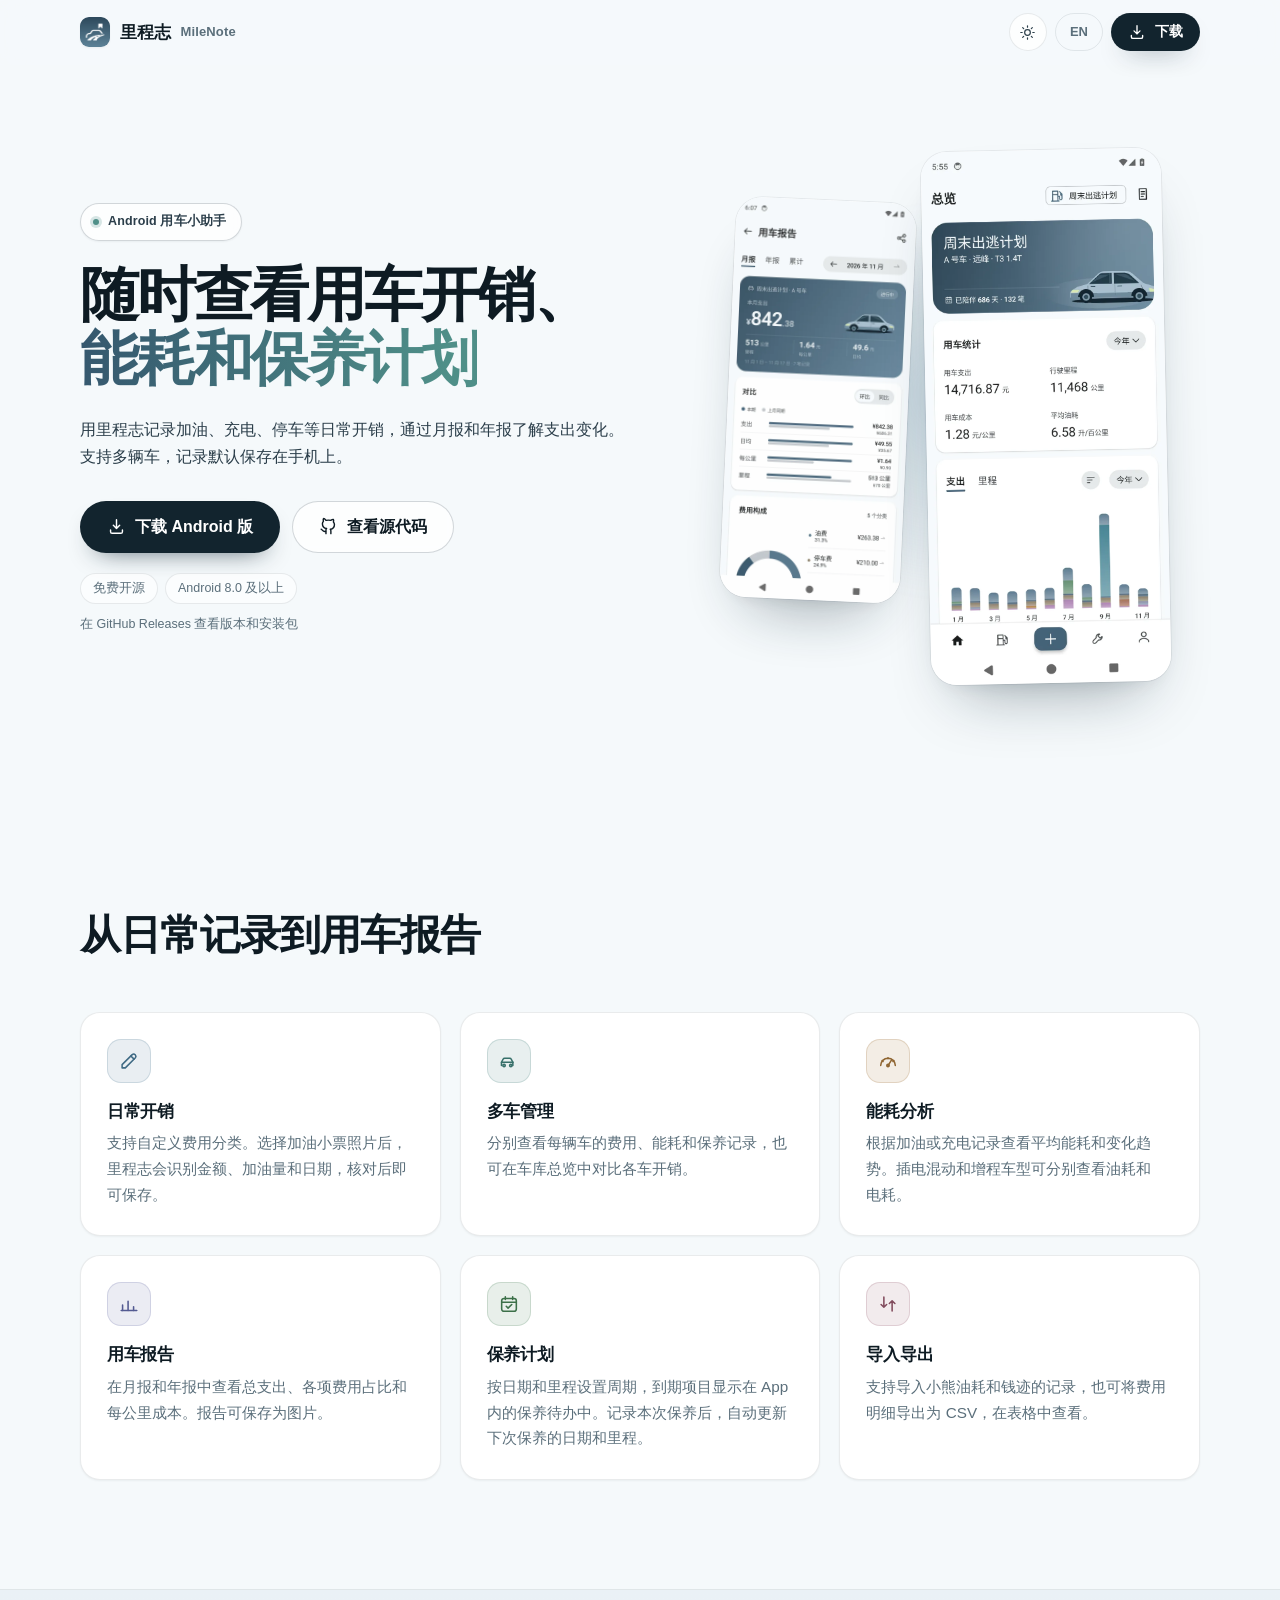
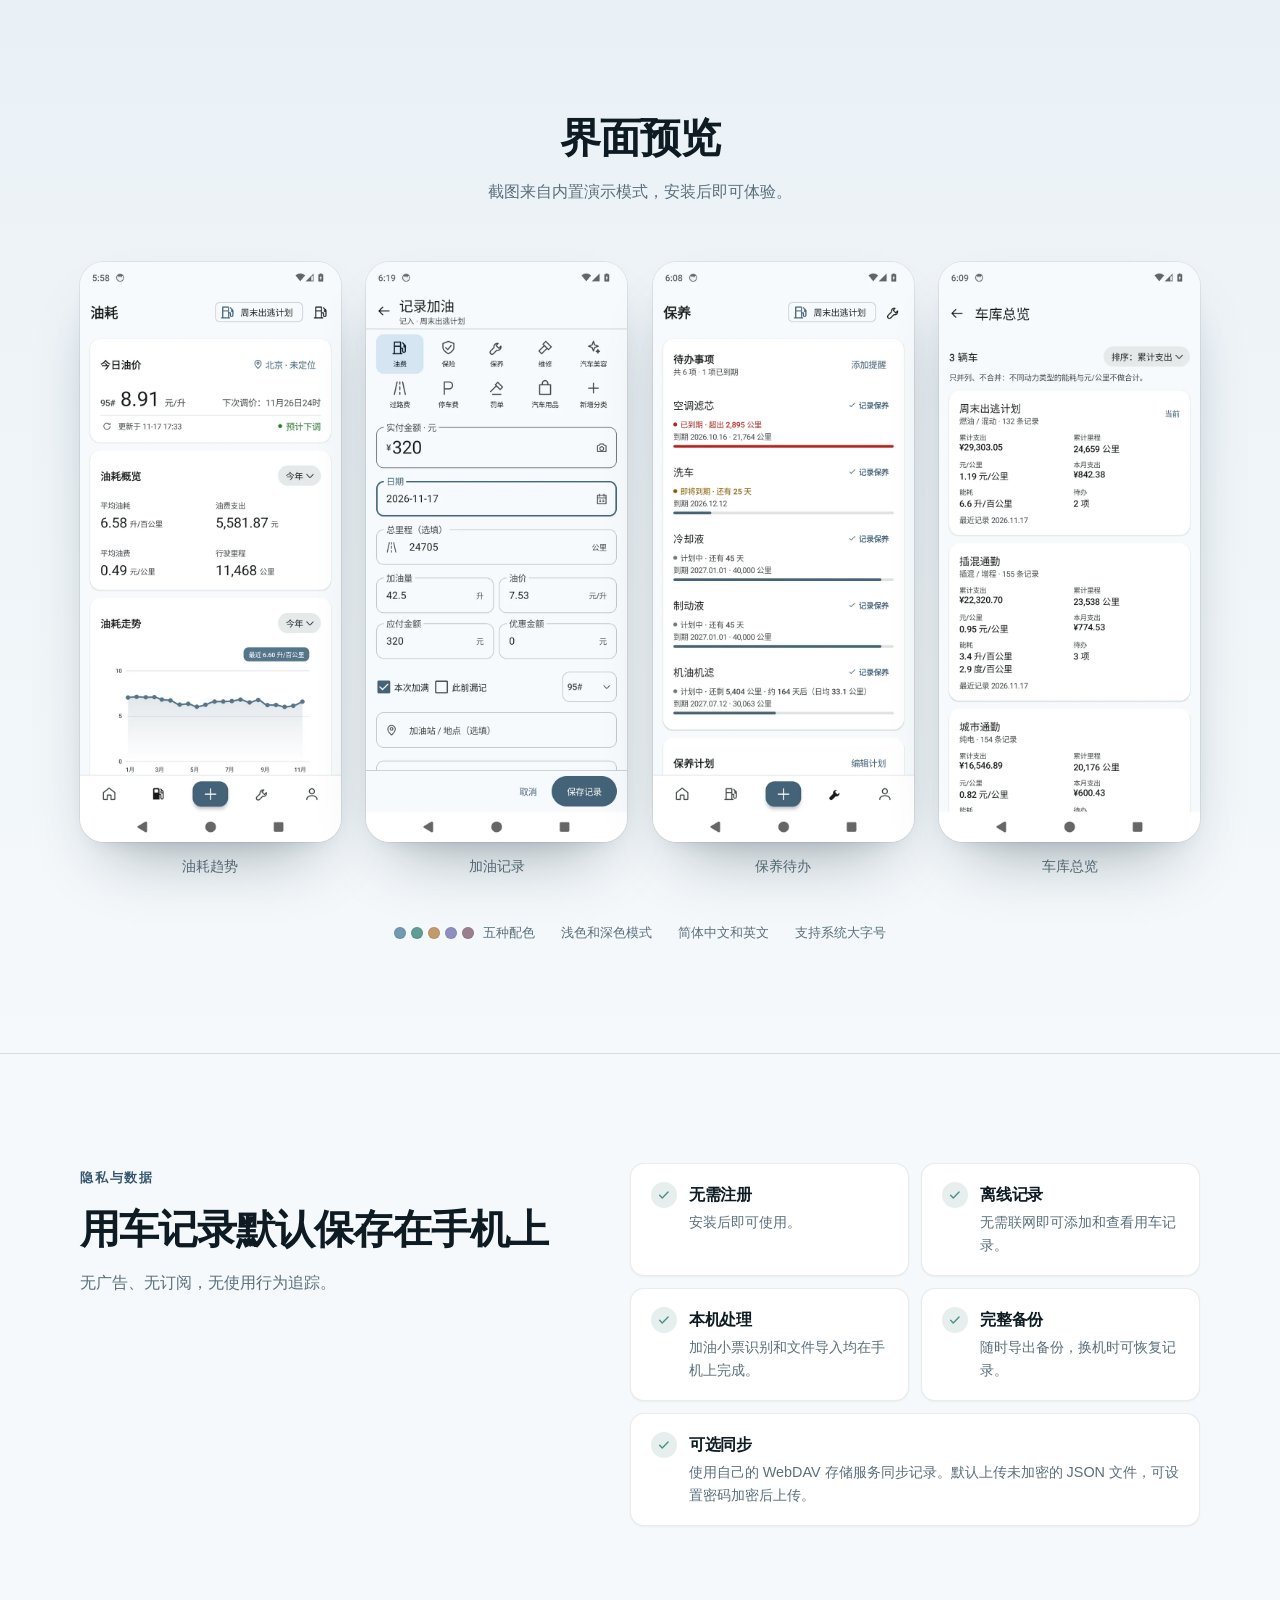
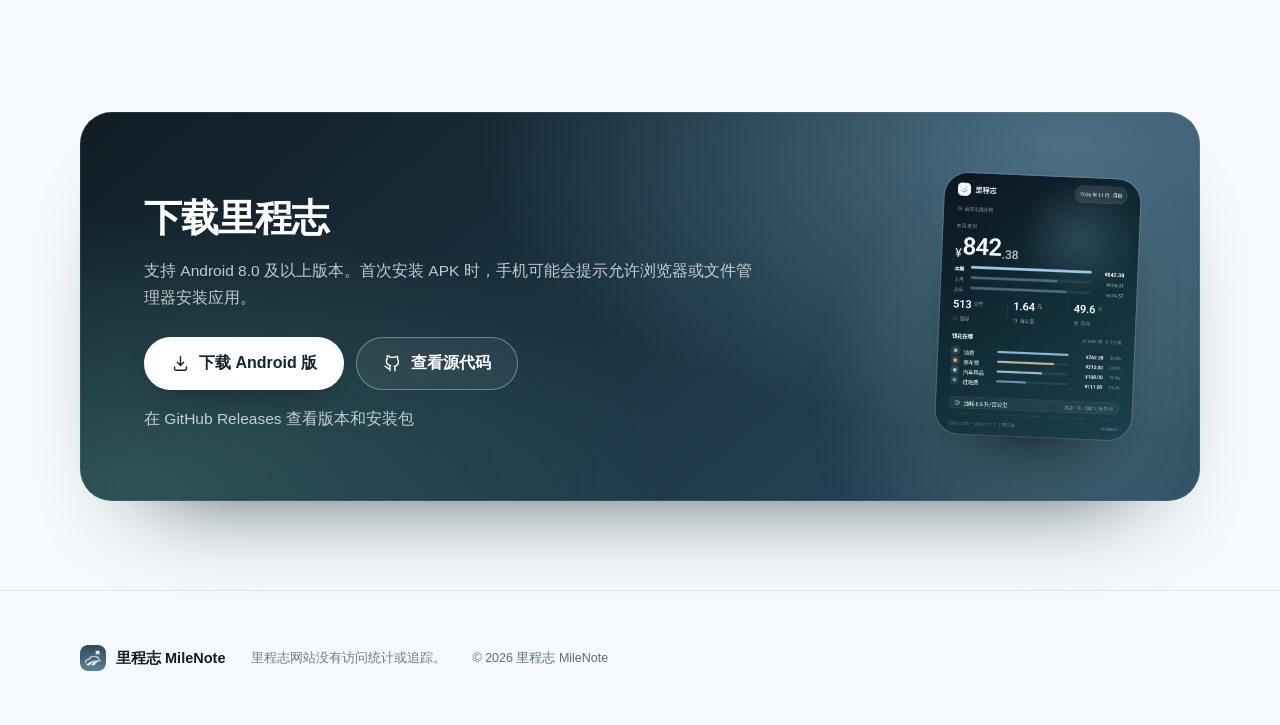
<file: index.html>
<!doctype html>
<html lang="zh-CN">
<head>
  <meta charset="utf-8">
  <meta name="viewport" content="width=device-width, initial-scale=1">
  <title>里程志 MileNote · Android 用车小助手</title>
  <meta name="description" content="里程志支持记录用车开销、查看油耗和电耗、安排保养计划。支持多辆车，无需注册，记录默认保存在手机上。">
  <meta name="keywords" content="里程志,MileNote,用车小助手,车主助手,用车记录,油耗记录,满箱法,保养提醒,私家车费用,用车成本,Android,本地优先">
  <meta name="author" content="MileNote">
  <meta name="robots" content="index,follow">
  <link rel="canonical" href="https://selwiro.github.io/MileNoteAndroid/">
  <link rel="alternate" hreflang="zh-CN" href="https://selwiro.github.io/MileNoteAndroid/">
  <link rel="alternate" hreflang="en" href="https://selwiro.github.io/MileNoteAndroid/en/">
  <link rel="alternate" hreflang="x-default" href="https://selwiro.github.io/MileNoteAndroid/">

  <meta property="og:type" content="website">
  <meta property="og:site_name" content="里程志 MileNote">
  <meta property="og:title" content="里程志 MileNote · Android 用车小助手">
  <meta property="og:description" content="记录用车开销、查看油耗和电耗、安排保养计划。免费开源的 Android 用车小助手。">
  <meta property="og:url" content="https://selwiro.github.io/MileNoteAndroid/">
  <meta property="og:image" content="https://selwiro.github.io/MileNoteAndroid/assets/og.png?v=20261117-copy">
  <meta property="og:image:width" content="1200">
  <meta property="og:image:height" content="630">
  <meta property="og:image:alt" content="里程志 MileNote：Android 用车小助手">
  <meta property="og:locale" content="zh_CN">
  <meta property="og:locale:alternate" content="en_US">
  <meta name="twitter:card" content="summary_large_image">
  <meta name="twitter:title" content="里程志 MileNote · Android 用车小助手">
  <meta name="twitter:description" content="记录用车开销、查看油耗和电耗、安排保养计划。免费开源的 Android 用车小助手。">
  <meta name="twitter:image" content="https://selwiro.github.io/MileNoteAndroid/assets/og.png?v=20261117-copy">
  <meta name="twitter:image:alt" content="里程志 MileNote：Android 用车小助手">

  <meta name="theme-color" content="#f5f9fb" media="(prefers-color-scheme: light)">
  <meta name="theme-color" content="#0b1115" media="(prefers-color-scheme: dark)">

  <script>
    /* 在样式加载前定好主题，避免深色模式闪白 */
    (function () {
      try {
        var stored = localStorage.getItem('milenote-theme');
        var theme = stored === 'dark' || stored === 'light'
          ? stored
          : (window.matchMedia('(prefers-color-scheme: dark)').matches ? 'dark' : 'light');
        document.documentElement.dataset.theme = theme;
        document.documentElement.classList.add('js');
      } catch (e) {
        document.documentElement.dataset.theme = 'light';
      }
    })();
  </script>

  <link rel="icon" href="assets/favicon-32.png" sizes="32x32" type="image/png">
  <link rel="icon" href="assets/favicon-16.png" sizes="16x16" type="image/png">
  <link rel="apple-touch-icon" href="assets/apple-touch-icon.png">
  <link rel="manifest" href="site.webmanifest">
  <link rel="preload" as="image" href="assets/screens/dashboard.webp?v=20261117">
  <link rel="stylesheet" href="assets/style.css?v=20261117b">

  <script type="application/ld+json">
  {
    "@context": "https://schema.org",
    "@type": "SoftwareApplication",
    "name": "里程志 MileNote",
    "alternateName": "MileNote",
    "applicationCategory": "FinanceApplication",
    "operatingSystem": "Android 8.0+",
    "inLanguage": "zh-CN",
    "url": "https://selwiro.github.io/MileNoteAndroid/",
    "offers": { "@type": "Offer", "price": "0", "priceCurrency": "CNY" },
    "description": "里程志支持记录用车开销、查看油耗和电耗、安排保养计划。支持多辆车，无需注册，记录默认保存在手机上。",
    "screenshot": "https://selwiro.github.io/MileNoteAndroid/assets/screens/dashboard.webp"
  }
  </script>
</head>
<body>
  <a class="skip-link" href="#hero">跳到主要内容</a>
  <div class="scroll-progress" aria-hidden="true"><span data-progress></span></div>

  <header class="site-header" id="top">
    <div class="header-inner">
      <a class="brand" href="#hero">
        <img src="assets/img/brand-tile.png" width="30" height="30" alt="">
        <span class="brand-name">里程志</span>
        <span class="brand-latin">MileNote</span>
      </a>
      <div class="header-actions">
        <button class="icon-btn" type="button" data-theme-toggle aria-label="切换浅色或深色模式" aria-pressed="false">
          <svg class="ico-sun" viewBox="0 0 24 24" aria-hidden="true"><circle cx="12" cy="12" r="4"/><path d="M12 2.5v2M12 19.5v2M2.5 12h2M19.5 12h2M5.2 5.2l1.4 1.4M17.4 17.4l1.4 1.4M18.8 5.2l-1.4 1.4M6.6 17.4l-1.4 1.4"/></svg>
          <svg class="ico-moon" viewBox="0 0 24 24" aria-hidden="true"><path d="M20.5 14.6A8.6 8.6 0 0 1 9.4 3.5a8.6 8.6 0 1 0 11.1 11.1Z"/></svg>
        </button>
        <a class="lang-switch" href="en/" hreflang="en" lang="en">EN</a>
        <a class="btn btn-primary btn-sm" href="https://github.com/Selwiro/MileNoteAndroid/releases" data-download>
          <svg class="ico" viewBox="0 0 24 24" aria-hidden="true"><path d="M12 3.5v11m0 0 4-4m-4 4-4-4"/><path d="M4.5 16.5v2a2 2 0 0 0 2 2h11a2 2 0 0 0 2-2v-2"/></svg>
          下载
        </a>
      </div>
    </div>
  </header>

  <main>

    <!-- ============ 首屏 ============ -->
    <section class="hero" id="hero" aria-labelledby="hero-title">
      <div class="hero-bg" aria-hidden="true"></div>
      <div class="wrap hero-grid">
        <div class="hero-copy" data-reveal>
          <span class="pill"><span class="pill-dot" aria-hidden="true"></span>Android 用车小助手</span>
          <h1 id="hero-title">随时查看用车开销、<br><span class="grad">能耗和保养计划</span></h1>
          <p class="lede">用里程志记录加油、充电、停车等日常开销，通过月报和年报了解支出变化。支持多辆车，记录默认保存在手机上。</p>
          <div class="actions">
            <a class="btn btn-primary btn-lg" href="https://github.com/Selwiro/MileNoteAndroid/releases" data-download>
              <svg class="ico" viewBox="0 0 24 24" aria-hidden="true"><path d="M12 3.5v11m0 0 4-4m-4 4-4-4"/><path d="M4.5 16.5v2a2 2 0 0 0 2 2h11a2 2 0 0 0 2-2v-2"/></svg>
              下载 Android 版
            </a>
            <a class="btn btn-ghost btn-lg" href="https://github.com/Selwiro/MileNoteAndroid" target="_blank" rel="noopener">
              <svg class="ico" viewBox="0 0 24 24" aria-hidden="true"><path d="M9 18c-4.5 1.4-4.5-2.2-6.3-2.7M15 21v-3.2a2.8 2.8 0 0 0-.8-2.3c2.7-.3 5.3-1.4 5.3-6a4.7 4.7 0 0 0-1.3-3.2 4.3 4.3 0 0 0-.1-3.3s-1-.3-3.3 1.3a11 11 0 0 0-5.8 0C6.7 1.7 5.7 2 5.7 2a4.3 4.3 0 0 0-.1 3.3A4.7 4.7 0 0 0 4.3 8.5c0 4.6 2.6 5.7 5.3 6a2.8 2.8 0 0 0-.8 2.3V21"/></svg>
              查看源代码
            </a>
          </div>
          <ul class="meta-row">
            <li>免费开源</li>
            <li>Android 8.0 及以上</li>
          </ul>
          <p class="release-line" data-release-version>在 GitHub Releases 查看版本和安装包</p>
        </div>

        <div class="hero-visual" data-reveal style="--i:1">
          <div class="stage">
            <span class="stage-glow" aria-hidden="true"></span>
            <figure class="shot shot-back">
              <img src="assets/screens/report.webp?v=20261117" width="720" height="1600" alt="" aria-hidden="true">
            </figure>
            <figure class="shot shot-main">
              <img src="assets/screens/dashboard.webp?v=20261117" width="720" height="1600" alt="里程志「用车总览」界面：用车统计、支出趋势与平均油耗">
            </figure>
          </div>
        </div>
      </div>
    </section>

    <!-- ============ 功能 ============ -->
    <section class="section" id="features" aria-labelledby="features-title">
      <div class="wrap">
        <header class="section-head" data-reveal>
          <h2 id="features-title">从日常记录到用车报告</h2>
        </header>

        <ul class="bento">
          <li class="card" data-reveal style="--i:0">
            <span class="card-icon"><svg viewBox="0 0 24 24" aria-hidden="true"><path d="M4.5 19.5H8L19 8.5a2.5 2.5 0 0 0-3.5-3.5L4.5 16v3.5Z"/><path d="M14 6.5 17.5 10"/></svg></span>
            <h3>日常开销</h3>
            <p>支持自定义费用分类。选择加油小票照片后，里程志会识别金额、加油量和日期，核对后即可保存。</p>
          </li>
          <li class="card" data-reveal style="--i:1">
            <span class="card-icon"><svg viewBox="0 0 24 24" aria-hidden="true"><path d="M3.8 17v-3.6l1.7-3.3a2 2 0 0 1 1.8-1.1h5.4a2 2 0 0 1 1.8 1.1l1.7 3.3V17"/><path d="M3.8 13.4h12.6"/><circle cx="6.6" cy="17" r="1.3"/><circle cx="14" cy="17" r="1.3"/></svg></span>
            <h3>多车管理</h3>
            <p>分别查看每辆车的费用、能耗和保养记录，也可在车库总览中对比各车开销。</p>
          </li>
          <li class="card" data-reveal style="--i:2">
            <span class="card-icon"><svg viewBox="0 0 24 24" aria-hidden="true"><path d="M4 17a8 8 0 0 1 16 0"/><path d="M12 17l3.6-5.6"/><circle cx="12" cy="17" r="1.3"/><path d="M5.6 11.6l1 .9M12 8.4v1.2M18.4 11.6l-1 .9"/></svg></span>
            <h3>能耗分析</h3>
            <p>根据加油或充电记录查看平均能耗和变化趋势。插电混动和增程车型可分别查看油耗和电耗。</p>
          </li>
          <li class="card" data-reveal style="--i:3">
            <span class="card-icon"><svg viewBox="0 0 24 24" aria-hidden="true"><path d="M5 19v-6M11 19V9M17 19v-4"/><path d="M3.5 19h17"/></svg></span>
            <h3>用车报告</h3>
            <p>在月报和年报中查看总支出、各项费用占比和每公里成本。报告可保存为图片。</p>
          </li>
          <li class="card" data-reveal style="--i:4">
            <span class="card-icon"><svg viewBox="0 0 24 24" aria-hidden="true"><rect x="4" y="6" width="16" height="14" rx="2.5"/><path d="M4 10h16M8 4v3M16 4v3"/><path d="M9 14.5l2 2 4-4"/></svg></span>
            <h3>保养计划</h3>
            <p>按日期和里程设置周期，到期项目显示在 App 内的保养待办中。记录本次保养后，自动更新下次保养的日期和里程。</p>
          </li>
          <li class="card" data-reveal style="--i:5">
            <span class="card-icon"><svg viewBox="0 0 24 24" aria-hidden="true"><path d="M7.5 4.5v11M7.5 15.5l3-3M7.5 15.5l-3-3"/><path d="M16.5 19.5v-11M16.5 8.5l3 3M16.5 8.5l-3 3"/></svg></span>
            <h3>导入导出</h3>
            <p>支持导入小熊油耗和钱迹的记录，也可将费用明细导出为 CSV，在表格中查看。</p>
          </li>
        </ul>
      </div>
    </section>

    <!-- ============ 界面预览 ============ -->
    <section class="section section-tint" id="screens" aria-labelledby="screens-title">
      <div class="wrap">
        <header class="section-head section-head-center" data-reveal>
          <h2 id="screens-title">界面预览</h2>
          <p class="section-lede">截图来自内置演示模式，安装后即可体验。</p>
        </header>

        <ul class="gallery">
          <li data-reveal style="--i:0">
            <figure>
              <div class="shot"><img src="assets/screens/fuel.webp?v=20261117" width="720" height="1600" alt="里程志「油耗·能耗」界面：按今年统计的平均油耗与走势"></div>
              <figcaption>油耗趋势</figcaption>
            </figure>
          </li>
          <li data-reveal style="--i:1">
            <figure>
              <div class="shot"><img src="assets/screens/editor.webp?v=20261117" width="720" height="1600" alt="里程志「记一笔」界面：加油金额、日期、总里程与加油量快速录入"></div>
              <figcaption>加油记录</figcaption>
            </figure>
          </li>
          <li data-reveal style="--i:2">
            <figure>
              <div class="shot"><img src="assets/screens/maintenance.webp?v=20261117" width="720" height="1600" alt="里程志「保养」界面：保养项目、到期状态与记录入口"></div>
              <figcaption>保养待办</figcaption>
            </figure>
          </li>
          <li data-reveal style="--i:3">
            <figure>
              <div class="shot"><img src="assets/screens/garage.webp?v=20261117" width="720" height="1600" alt="里程志「车库总览」界面：三辆车并列对比累计支出与里程"></div>
              <figcaption>车库总览</figcaption>
            </figure>
          </li>
        </ul>

        <div class="spec-row" data-reveal>
          <span class="spec">
            <span class="swatches" aria-hidden="true"><i style="background:#6f9ab2"></i><i style="background:#5f9c94"></i><i style="background:#c39a6b"></i><i style="background:#8e8fc0"></i><i style="background:#9c7f8e"></i></span>
            五种配色
          </span>
          <span class="spec">浅色和深色模式</span>
          <span class="spec">简体中文和英文</span>
          <span class="spec">支持系统大字号</span>
        </div>
      </div>
    </section>

    <!-- ============ 隐私与数据 ============ -->
    <section class="section" id="privacy" aria-labelledby="privacy-title">
      <div class="wrap privacy-grid">
        <div class="privacy-copy" data-reveal>
          <span class="eyebrow">隐私与数据</span>
          <h2 id="privacy-title">用车记录默认保存在手机上</h2>
          <p class="privacy-note">无广告、无订阅，无使用行为追踪。</p>
        </div>
        <ul class="check-list" data-reveal style="--i:1">
          <li class="check">
            <span class="check-icon"><svg viewBox="0 0 24 24" aria-hidden="true"><path d="M4.5 12.5 9 17l10-10"/></svg></span>
            <div><b>无需注册</b><span>安装后即可使用。</span></div>
          </li>
          <li class="check">
            <span class="check-icon"><svg viewBox="0 0 24 24" aria-hidden="true"><path d="M4.5 12.5 9 17l10-10"/></svg></span>
            <div><b>离线记录</b><span>无需联网即可添加和查看用车记录。</span></div>
          </li>
          <li class="check">
            <span class="check-icon"><svg viewBox="0 0 24 24" aria-hidden="true"><path d="M4.5 12.5 9 17l10-10"/></svg></span>
            <div><b>本机处理</b><span>加油小票识别和文件导入均在手机上完成。</span></div>
          </li>
          <li class="check">
            <span class="check-icon"><svg viewBox="0 0 24 24" aria-hidden="true"><path d="M4.5 12.5 9 17l10-10"/></svg></span>
            <div><b>完整备份</b><span>随时导出备份，换机时可恢复记录。</span></div>
          </li>
          <li class="check check-wide">
            <span class="check-icon"><svg viewBox="0 0 24 24" aria-hidden="true"><path d="M4.5 12.5 9 17l10-10"/></svg></span>
            <div><b>可选同步</b><span>使用自己的 WebDAV 存储服务同步记录。默认上传未加密的 JSON 文件，可设置密码加密后上传。</span></div>
          </li>
        </ul>
      </div>
    </section>

    <!-- ============ 下载 ============ -->
    <section class="section section-tight" id="download" aria-labelledby="download-title">
      <div class="wrap">
        <div class="cta-panel" data-reveal>
          <span class="cta-glow" aria-hidden="true"></span>
          <div class="cta-copy">
            <h2 id="download-title">下载里程志</h2>
            <p>支持 Android 8.0 及以上版本。首次安装 APK 时，手机可能会提示允许浏览器或文件管理器安装应用。</p>
            <div class="actions">
              <a class="btn btn-light btn-lg" href="https://github.com/Selwiro/MileNoteAndroid/releases" data-download>
                <svg class="ico" viewBox="0 0 24 24" aria-hidden="true"><path d="M12 3.5v11m0 0 4-4m-4 4-4-4"/><path d="M4.5 16.5v2a2 2 0 0 0 2 2h11a2 2 0 0 0 2-2v-2"/></svg>
                下载 Android 版
              </a>
              <a class="btn btn-outline-light btn-lg" href="https://github.com/Selwiro/MileNoteAndroid" target="_blank" rel="noopener">
                <svg class="ico" viewBox="0 0 24 24" aria-hidden="true"><path d="M9 18c-4.5 1.4-4.5-2.2-6.3-2.7M15 21v-3.2a2.8 2.8 0 0 0-.8-2.3c2.7-.3 5.3-1.4 5.3-6a4.7 4.7 0 0 0-1.3-3.2 4.3 4.3 0 0 0-.1-3.3s-1-.3-3.3 1.3a11 11 0 0 0-5.8 0C6.7 1.7 5.7 2 5.7 2a4.3 4.3 0 0 0-.1 3.3A4.7 4.7 0 0 0 4.3 8.5c0 4.6 2.6 5.7 5.3 6a2.8 2.8 0 0 0-.8 2.3V21"/></svg>
                查看源代码
              </a>
            </div>
            <p class="cta-meta" data-release-version>在 GitHub Releases 查看版本和安装包</p>
          </div>
          <figure class="cta-shot" aria-hidden="true">
            <img src="assets/screens/poster.webp?v=20261117" width="720" height="960" alt="">
          </figure>
        </div>
      </div>
    </section>

  </main>

  <footer class="site-footer">
    <div class="wrap footer-inner">
      <div class="footer-brand">
        <img src="assets/img/brand-tile.png" width="26" height="26" alt="">
        <span>里程志 MileNote</span>
      </div>
      <p class="footer-note">里程志网站没有访问统计或追踪。</p>
      <p class="footer-copy">© <span id="year">2026</span> 里程志 MileNote</p>
    </div>
  </footer>

  <script src="assets/app.js?v=20261117-copy" defer></script>
</body>
</html>
</file>
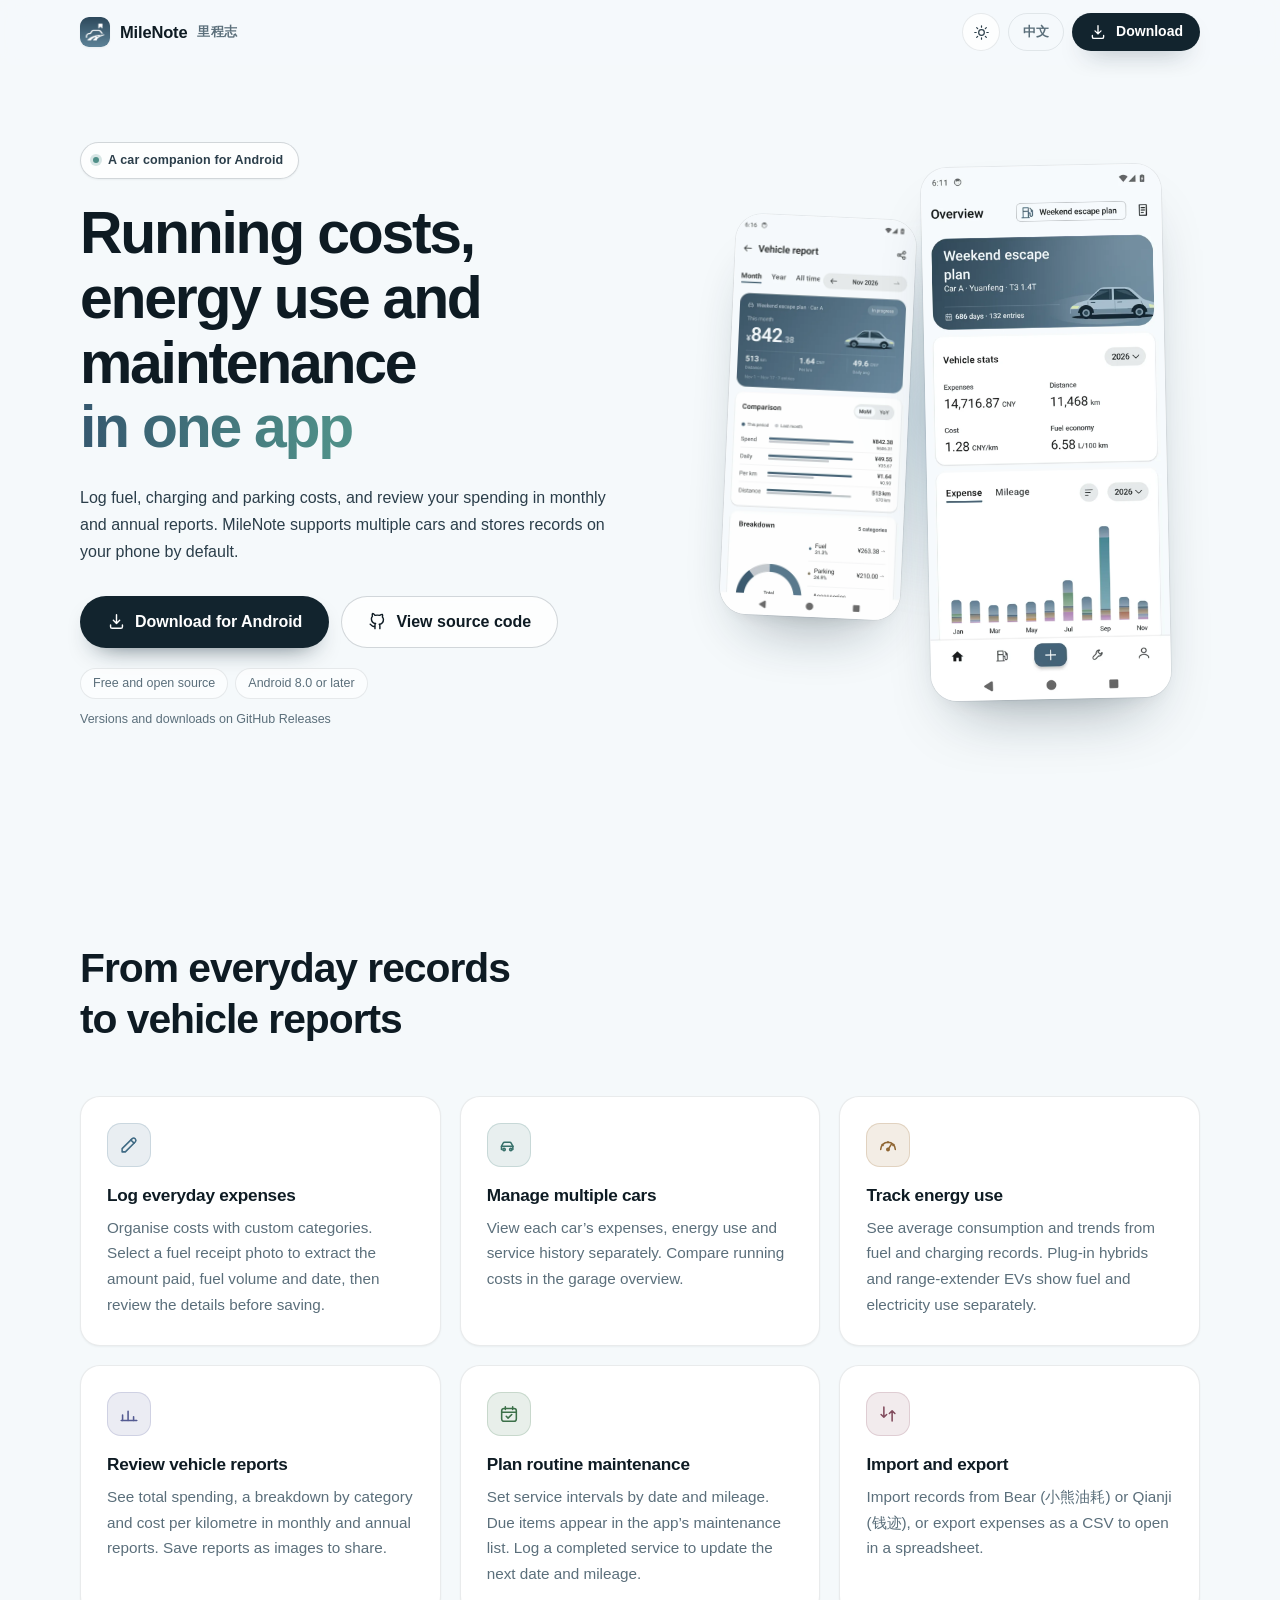
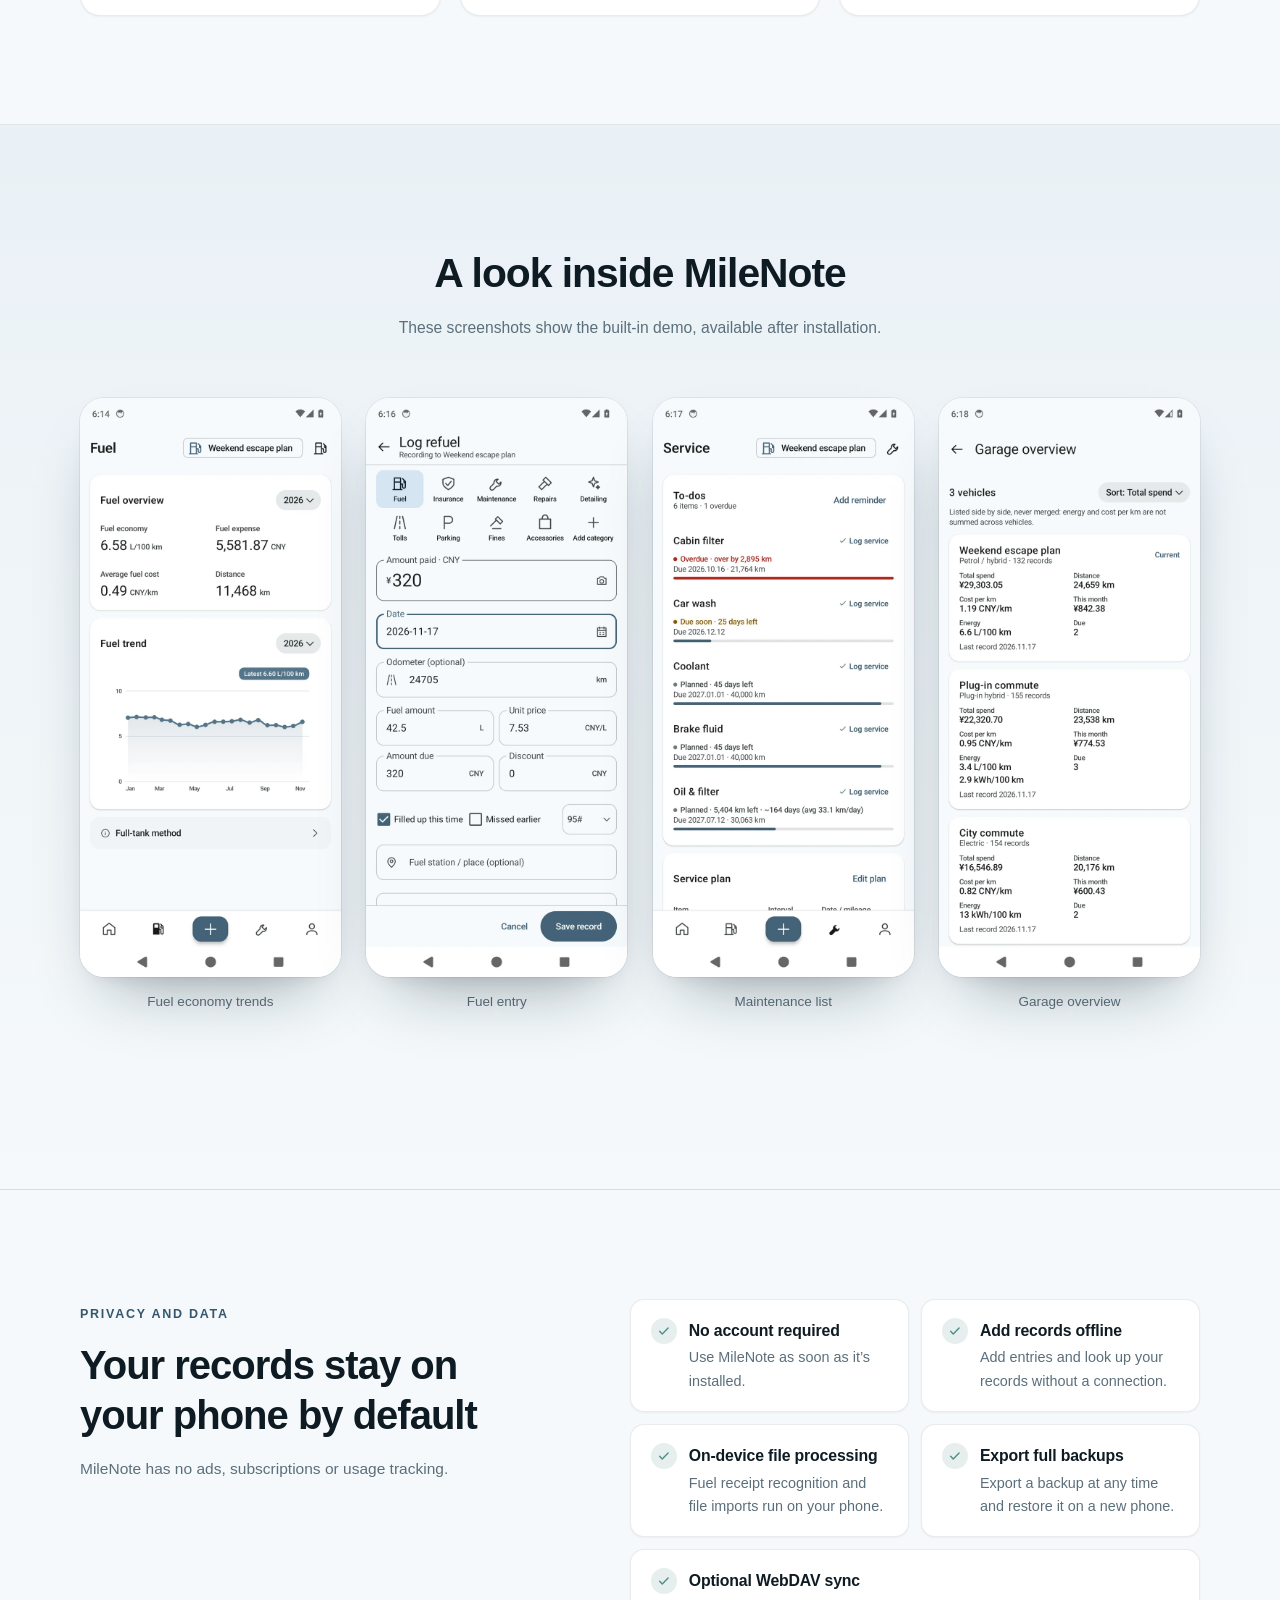
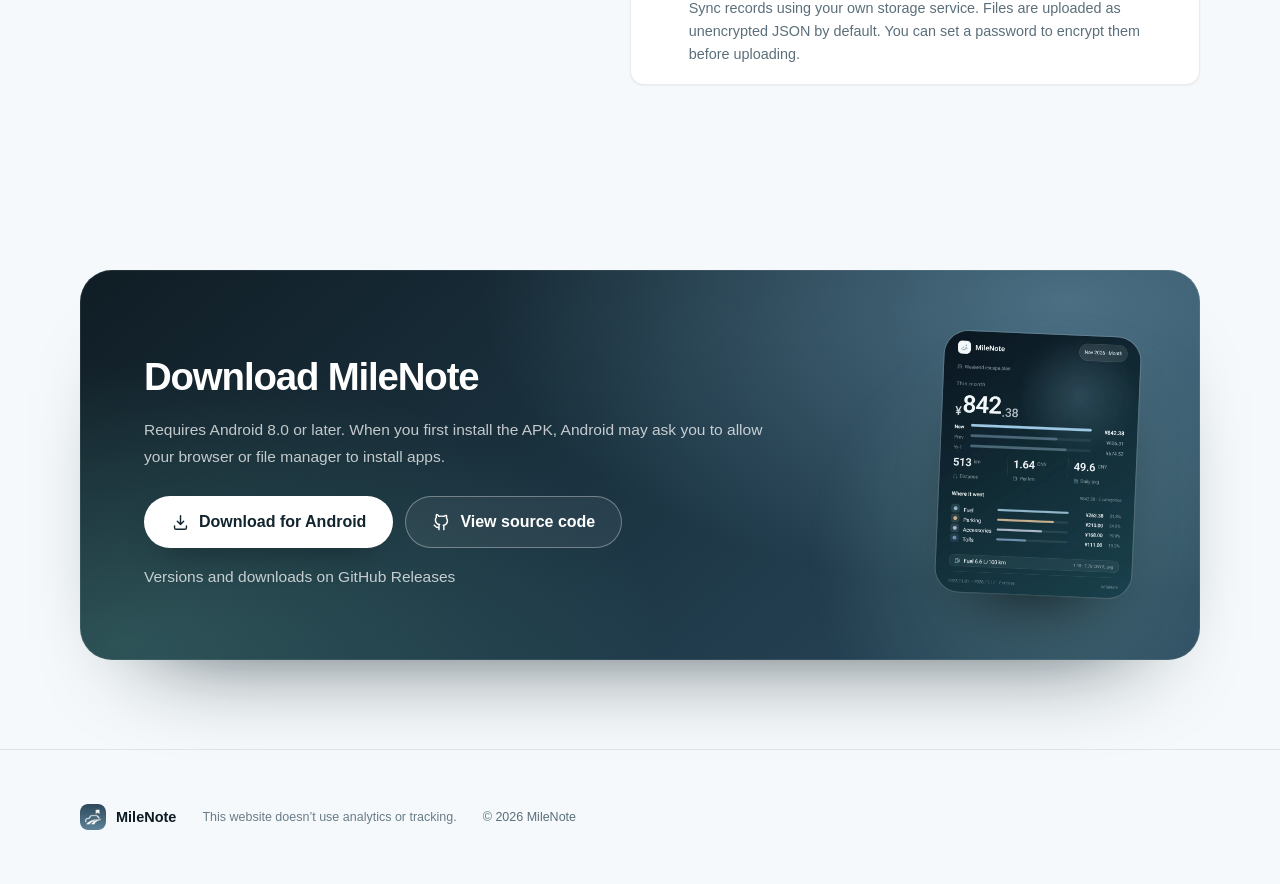
<file: en/index.html>
<!doctype html>
<html lang="en">
<head>
  <meta charset="utf-8">
  <meta name="viewport" content="width=device-width, initial-scale=1">
  <title>MileNote · A car companion for Android</title>
  <meta name="description" content="Track running costs, fuel and electricity use, and service schedules with MileNote. Manage multiple cars without an account. Records stay on your phone by default.">
  <meta name="keywords" content="MileNote,car companion,vehicle reports,fuel log,full-tank method,maintenance reminder,running costs,Android,local-first">
  <meta name="author" content="MileNote">
  <meta name="robots" content="index,follow">
  <link rel="canonical" href="https://selwiro.github.io/MileNoteAndroid/en/">
  <link rel="alternate" hreflang="zh-CN" href="https://selwiro.github.io/MileNoteAndroid/">
  <link rel="alternate" hreflang="en" href="https://selwiro.github.io/MileNoteAndroid/en/">
  <link rel="alternate" hreflang="x-default" href="https://selwiro.github.io/MileNoteAndroid/">

  <meta property="og:type" content="website">
  <meta property="og:site_name" content="MileNote">
  <meta property="og:title" content="MileNote · A car companion for Android">
  <meta property="og:description" content="Track running costs, fuel and electricity use, and maintenance with MileNote, a free and open source car companion for Android.">
  <meta property="og:url" content="https://selwiro.github.io/MileNoteAndroid/en/">
  <meta property="og:image" content="https://selwiro.github.io/MileNoteAndroid/assets/og-en.png?v=20261117-copy">
  <meta property="og:image:width" content="1200">
  <meta property="og:image:height" content="630">
  <meta property="og:image:alt" content="MileNote: a car companion for Android">
  <meta property="og:locale" content="en_US">
  <meta property="og:locale:alternate" content="zh_CN">
  <meta name="twitter:card" content="summary_large_image">
  <meta name="twitter:title" content="MileNote · A car companion for Android">
  <meta name="twitter:description" content="Track running costs, fuel and electricity use, and maintenance with MileNote, a free and open source car companion for Android.">
  <meta name="twitter:image" content="https://selwiro.github.io/MileNoteAndroid/assets/og-en.png?v=20261117-copy">
  <meta name="twitter:image:alt" content="MileNote: a car companion for Android">

  <meta name="theme-color" content="#f5f9fb" media="(prefers-color-scheme: light)">
  <meta name="theme-color" content="#0b1115" media="(prefers-color-scheme: dark)">

  <script>
    /* Set the theme before styles load, so dark mode never flashes white */
    (function () {
      try {
        var stored = localStorage.getItem('milenote-theme');
        var theme = stored === 'dark' || stored === 'light'
          ? stored
          : (window.matchMedia('(prefers-color-scheme: dark)').matches ? 'dark' : 'light');
        document.documentElement.dataset.theme = theme;
        document.documentElement.classList.add('js');
      } catch (e) {
        document.documentElement.dataset.theme = 'light';
      }
    })();
  </script>

  <link rel="icon" href="../assets/favicon-32.png" sizes="32x32" type="image/png">
  <link rel="icon" href="../assets/favicon-16.png" sizes="16x16" type="image/png">
  <link rel="apple-touch-icon" href="../assets/apple-touch-icon.png">
  <link rel="manifest" href="../site.webmanifest">
  <link rel="preload" as="image" href="../assets/screens-en/dashboard.webp?v=20261117">
  <link rel="stylesheet" href="../assets/style.css?v=20261117b">

  <script type="application/ld+json">
  {
    "@context": "https://schema.org",
    "@type": "SoftwareApplication",
    "name": "MileNote",
    "alternateName": "里程志",
    "applicationCategory": "FinanceApplication",
    "operatingSystem": "Android 8.0+",
    "inLanguage": "en",
    "url": "https://selwiro.github.io/MileNoteAndroid/en/",
    "offers": { "@type": "Offer", "price": "0", "priceCurrency": "USD" },
    "description": "Track running costs, fuel and electricity use, and service schedules with MileNote. Manage multiple cars without an account. Records stay on your phone by default.",
    "screenshot": "https://selwiro.github.io/MileNoteAndroid/assets/screens-en/dashboard.webp"
  }
  </script>
</head>
<body>
  <a class="skip-link" href="#hero">Skip to content</a>
  <div class="scroll-progress" aria-hidden="true"><span data-progress></span></div>

  <header class="site-header" id="top">
    <div class="header-inner">
      <a class="brand" href="#hero">
        <img src="../assets/img/brand-tile.png" width="30" height="30" alt="">
        <span class="brand-name">MileNote</span>
        <span class="brand-latin" lang="zh-CN">里程志</span>
      </a>
      <div class="header-actions">
        <button class="icon-btn" type="button" data-theme-toggle aria-label="Toggle light or dark mode" aria-pressed="false">
          <svg class="ico-sun" viewBox="0 0 24 24" aria-hidden="true"><circle cx="12" cy="12" r="4"/><path d="M12 2.5v2M12 19.5v2M2.5 12h2M19.5 12h2M5.2 5.2l1.4 1.4M17.4 17.4l1.4 1.4M18.8 5.2l-1.4 1.4M6.6 17.4l-1.4 1.4"/></svg>
          <svg class="ico-moon" viewBox="0 0 24 24" aria-hidden="true"><path d="M20.5 14.6A8.6 8.6 0 0 1 9.4 3.5a8.6 8.6 0 1 0 11.1 11.1Z"/></svg>
        </button>
        <a class="lang-switch" href="../" hreflang="zh-CN" lang="zh-CN">中文</a>
        <a class="btn btn-primary btn-sm" href="https://github.com/Selwiro/MileNoteAndroid/releases" data-download>
          <svg class="ico" viewBox="0 0 24 24" aria-hidden="true"><path d="M12 3.5v11m0 0 4-4m-4 4-4-4"/><path d="M4.5 16.5v2a2 2 0 0 0 2 2h11a2 2 0 0 0 2-2v-2"/></svg>
          Download
        </a>
      </div>
    </div>
  </header>

  <main>

    <!-- ============ hero ============ -->
    <section class="hero" id="hero" aria-labelledby="hero-title">
      <div class="hero-bg" aria-hidden="true"></div>
      <div class="wrap hero-grid">
        <div class="hero-copy" data-reveal>
          <span class="pill"><span class="pill-dot" aria-hidden="true"></span>A car companion for Android</span>
          <h1 id="hero-title">Running costs, energy use and maintenance <span class="grad">in one app</span></h1>
          <p class="lede">Log fuel, charging and parking costs, and review your spending in monthly and annual reports. MileNote supports multiple cars and stores records on your phone by default.</p>
          <div class="actions">
            <a class="btn btn-primary btn-lg" href="https://github.com/Selwiro/MileNoteAndroid/releases" data-download>
              <svg class="ico" viewBox="0 0 24 24" aria-hidden="true"><path d="M12 3.5v11m0 0 4-4m-4 4-4-4"/><path d="M4.5 16.5v2a2 2 0 0 0 2 2h11a2 2 0 0 0 2-2v-2"/></svg>
              Download for Android
            </a>
            <a class="btn btn-ghost btn-lg" href="https://github.com/Selwiro/MileNoteAndroid" target="_blank" rel="noopener">
              <svg class="ico" viewBox="0 0 24 24" aria-hidden="true"><path d="M9 18c-4.5 1.4-4.5-2.2-6.3-2.7M15 21v-3.2a2.8 2.8 0 0 0-.8-2.3c2.7-.3 5.3-1.4 5.3-6a4.7 4.7 0 0 0-1.3-3.2 4.3 4.3 0 0 0-.1-3.3s-1-.3-3.3 1.3a11 11 0 0 0-5.8 0C6.7 1.7 5.7 2 5.7 2a4.3 4.3 0 0 0-.1 3.3A4.7 4.7 0 0 0 4.3 8.5c0 4.6 2.6 5.7 5.3 6a2.8 2.8 0 0 0-.8 2.3V21"/></svg>
              View source code
            </a>
          </div>
          <ul class="meta-row">
            <li>Free and open source</li>
            <li>Android 8.0 or later</li>
          </ul>
          <p class="release-line" data-release-version>Versions and downloads on GitHub Releases</p>
        </div>

        <div class="hero-visual" data-reveal style="--i:1">
          <div class="stage">
            <span class="stage-glow" aria-hidden="true"></span>
            <figure class="shot shot-back">
              <img src="../assets/screens-en/report.webp?v=20261117" width="720" height="1600" alt="" aria-hidden="true">
            </figure>
            <figure class="shot shot-main">
              <img src="../assets/screens-en/dashboard.webp?v=20261117" width="720" height="1600" alt="MileNote overview screen with running costs, spending trend and average fuel economy">
            </figure>
          </div>
        </div>
      </div>
    </section>

    <!-- ============ features ============ -->
    <section class="section" id="features" aria-labelledby="features-title">
      <div class="wrap">
        <header class="section-head" data-reveal>
          <h2 id="features-title">From everyday records to vehicle reports</h2>
        </header>

        <ul class="bento">
          <li class="card" data-reveal style="--i:0">
            <span class="card-icon"><svg viewBox="0 0 24 24" aria-hidden="true"><path d="M4.5 19.5H8L19 8.5a2.5 2.5 0 0 0-3.5-3.5L4.5 16v3.5Z"/><path d="M14 6.5 17.5 10"/></svg></span>
            <h3>Log everyday expenses</h3>
            <p>Organise costs with custom categories. Select a fuel receipt photo to extract the amount paid, fuel volume and date, then review the details before saving.</p>
          </li>
          <li class="card" data-reveal style="--i:1">
            <span class="card-icon"><svg viewBox="0 0 24 24" aria-hidden="true"><path d="M3.8 17v-3.6l1.7-3.3a2 2 0 0 1 1.8-1.1h5.4a2 2 0 0 1 1.8 1.1l1.7 3.3V17"/><path d="M3.8 13.4h12.6"/><circle cx="6.6" cy="17" r="1.3"/><circle cx="14" cy="17" r="1.3"/></svg></span>
            <h3>Manage multiple cars</h3>
            <p>View each car’s expenses, energy use and service history separately. Compare running costs in the garage overview.</p>
          </li>
          <li class="card" data-reveal style="--i:2">
            <span class="card-icon"><svg viewBox="0 0 24 24" aria-hidden="true"><path d="M4 17a8 8 0 0 1 16 0"/><path d="M12 17l3.6-5.6"/><circle cx="12" cy="17" r="1.3"/><path d="M5.6 11.6l1 .9M12 8.4v1.2M18.4 11.6l-1 .9"/></svg></span>
            <h3>Track energy use</h3>
            <p>See average consumption and trends from fuel and charging records. Plug-in hybrids and range-extender EVs show fuel and electricity use separately.</p>
          </li>
          <li class="card" data-reveal style="--i:3">
            <span class="card-icon"><svg viewBox="0 0 24 24" aria-hidden="true"><path d="M5 19v-6M11 19V9M17 19v-4"/><path d="M3.5 19h17"/></svg></span>
            <h3>Review vehicle reports</h3>
            <p>See total spending, a breakdown by category and cost per kilometre in monthly and annual reports. Save reports as images to share.</p>
          </li>
          <li class="card" data-reveal style="--i:4">
            <span class="card-icon"><svg viewBox="0 0 24 24" aria-hidden="true"><rect x="4" y="6" width="16" height="14" rx="2.5"/><path d="M4 10h16M8 4v3M16 4v3"/><path d="M9 14.5l2 2 4-4"/></svg></span>
            <h3>Plan routine maintenance</h3>
            <p>Set service intervals by date and mileage. Due items appear in the app’s maintenance list. Log a completed service to update the next date and mileage.</p>
          </li>
          <li class="card" data-reveal style="--i:5">
            <span class="card-icon"><svg viewBox="0 0 24 24" aria-hidden="true"><path d="M7.5 4.5v11M7.5 15.5l3-3M7.5 15.5l-3-3"/><path d="M16.5 19.5v-11M16.5 8.5l3 3M16.5 8.5l-3 3"/></svg></span>
            <h3>Import and export</h3>
            <p>Import records from Bear (小熊油耗) or Qianji (钱迹), or export expenses as a CSV to open in a spreadsheet.</p>
          </li>
        </ul>
      </div>
    </section>

    <!-- ============ screens ============ -->
    <section class="section section-tint" id="screens" aria-labelledby="screens-title">
      <div class="wrap">
        <header class="section-head section-head-center" data-reveal>
          <h2 id="screens-title">A look inside MileNote</h2>
          <p class="section-lede">These screenshots show the built-in demo, available after installation.</p>
        </header>

        <ul class="gallery">
          <li data-reveal style="--i:0">
            <figure>
              <div class="shot"><img src="../assets/screens-en/fuel.webp?v=20261117" width="720" height="1600" alt="MileNote fuel and energy screen with this year’s average consumption and trend"></div>
              <figcaption>Fuel economy trends</figcaption>
            </figure>
          </li>
          <li data-reveal style="--i:1">
            <figure>
              <div class="shot"><img src="../assets/screens-en/editor.webp?v=20261117" width="720" height="1600" alt="MileNote quick entry screen with amount, date, odometer and fuel volume"></div>
              <figcaption>Fuel entry</figcaption>
            </figure>
          </li>
          <li data-reveal style="--i:2">
            <figure>
              <div class="shot"><img src="../assets/screens-en/maintenance.webp?v=20261117" width="720" height="1600" alt="MileNote service screen with to-dos, due status and log buttons"></div>
              <figcaption>Maintenance list</figcaption>
            </figure>
          </li>
          <li data-reveal style="--i:3">
            <figure>
              <div class="shot"><img src="../assets/screens-en/garage.webp?v=20261117" width="720" height="1600" alt="MileNote garage overview comparing total spend and distance across three vehicles"></div>
              <figcaption>Garage overview</figcaption>
            </figure>
          </li>
        </ul>

        <div class="spec-row" data-reveal>
          <span class="spec">
            <span class="swatches" aria-hidden="true"><i style="background:#6f9ab2"></i><i style="background:#5f9c94"></i><i style="background:#c39a6b"></i><i style="background:#8e8fc0"></i><i style="background:#9c7f8e"></i></span>
            Five colour schemes
          </span>
          <span class="spec">Light and dark mode</span>
          <span class="spec">English and Simplified Chinese</span>
          <span class="spec">Supports larger system text</span>
        </div>
      </div>
    </section>

    <!-- ============ privacy ============ -->
    <section class="section" id="privacy" aria-labelledby="privacy-title">
      <div class="wrap privacy-grid">
        <div class="privacy-copy" data-reveal>
          <span class="eyebrow">Privacy and data</span>
          <h2 id="privacy-title">Your records stay on your phone by default</h2>
          <p class="privacy-note">MileNote has no ads, subscriptions or usage tracking.</p>
        </div>
        <ul class="check-list" data-reveal style="--i:1">
          <li class="check">
            <span class="check-icon"><svg viewBox="0 0 24 24" aria-hidden="true"><path d="M4.5 12.5 9 17l10-10"/></svg></span>
            <div><b>No account required</b><span>Use MileNote as soon as it’s installed.</span></div>
          </li>
          <li class="check">
            <span class="check-icon"><svg viewBox="0 0 24 24" aria-hidden="true"><path d="M4.5 12.5 9 17l10-10"/></svg></span>
            <div><b>Add records offline</b><span>Add entries and look up your records without a connection.</span></div>
          </li>
          <li class="check">
            <span class="check-icon"><svg viewBox="0 0 24 24" aria-hidden="true"><path d="M4.5 12.5 9 17l10-10"/></svg></span>
            <div><b>On-device file processing</b><span>Fuel receipt recognition and file imports run on your phone.</span></div>
          </li>
          <li class="check">
            <span class="check-icon"><svg viewBox="0 0 24 24" aria-hidden="true"><path d="M4.5 12.5 9 17l10-10"/></svg></span>
            <div><b>Export full backups</b><span>Export a backup at any time and restore it on a new phone.</span></div>
          </li>
          <li class="check check-wide">
            <span class="check-icon"><svg viewBox="0 0 24 24" aria-hidden="true"><path d="M4.5 12.5 9 17l10-10"/></svg></span>
            <div><b>Optional WebDAV sync</b><span>Sync records using your own storage service. Files are uploaded as unencrypted JSON by default. You can set a password to encrypt them before uploading.</span></div>
          </li>
        </ul>
      </div>
    </section>

    <!-- ============ download ============ -->
    <section class="section section-tight" id="download" aria-labelledby="download-title">
      <div class="wrap">
        <div class="cta-panel" data-reveal>
          <span class="cta-glow" aria-hidden="true"></span>
          <div class="cta-copy">
            <h2 id="download-title">Download MileNote</h2>
            <p>Requires Android 8.0 or later. When you first install the APK, Android may ask you to allow your browser or file manager to install apps.</p>
            <div class="actions">
              <a class="btn btn-light btn-lg" href="https://github.com/Selwiro/MileNoteAndroid/releases" data-download>
                <svg class="ico" viewBox="0 0 24 24" aria-hidden="true"><path d="M12 3.5v11m0 0 4-4m-4 4-4-4"/><path d="M4.5 16.5v2a2 2 0 0 0 2 2h11a2 2 0 0 0 2-2v-2"/></svg>
                Download for Android
              </a>
              <a class="btn btn-outline-light btn-lg" href="https://github.com/Selwiro/MileNoteAndroid" target="_blank" rel="noopener">
                <svg class="ico" viewBox="0 0 24 24" aria-hidden="true"><path d="M9 18c-4.5 1.4-4.5-2.2-6.3-2.7M15 21v-3.2a2.8 2.8 0 0 0-.8-2.3c2.7-.3 5.3-1.4 5.3-6a4.7 4.7 0 0 0-1.3-3.2 4.3 4.3 0 0 0-.1-3.3s-1-.3-3.3 1.3a11 11 0 0 0-5.8 0C6.7 1.7 5.7 2 5.7 2a4.3 4.3 0 0 0-.1 3.3A4.7 4.7 0 0 0 4.3 8.5c0 4.6 2.6 5.7 5.3 6a2.8 2.8 0 0 0-.8 2.3V21"/></svg>
                View source code
              </a>
            </div>
            <p class="cta-meta" data-release-version>Versions and downloads on GitHub Releases</p>
          </div>
          <figure class="cta-shot" aria-hidden="true">
            <img src="../assets/screens-en/poster.webp?v=20261117" width="720" height="960" alt="">
          </figure>
        </div>
      </div>
    </section>

  </main>

  <footer class="site-footer">
    <div class="wrap footer-inner">
      <div class="footer-brand">
        <img src="../assets/img/brand-tile.png" width="26" height="26" alt="">
        <span>MileNote</span>
      </div>
      <p class="footer-note">This website doesn’t use analytics or tracking.</p>
      <p class="footer-copy">© <span id="year">2026</span> MileNote</p>
    </div>
  </footer>

  <script src="../assets/app.js?v=20261117-copy" defer></script>
</body>
</html>
</file>
<file: assets/style.css>
/* ============================================================
   里程志 MileNote · GitHub Pages
   现代滚动式产品页（2026-11-17 改版：不再 PPT 翻屏）
   纯静态、无外部依赖、无追踪；深浅色由 <html data-theme> 驱动
   配色沿用 App 的里程蓝（#55758B）与青绿点缀
   ============================================================ */

:root {
  --font-sans: -apple-system, BlinkMacSystemFont, "Segoe UI", "PingFang SC",
    "Hiragino Sans GB", "Microsoft YaHei", "Noto Sans SC", "Helvetica Neue", Arial, sans-serif;

  --bg: #f5f9fb;
  --bg-2: #eaf1f6;
  --surface: #ffffff;
  --surface-2: #f1f6fa;
  --ink: #0e1b23;
  --ink-2: #2b3e4a;
  --muted: #5b6f7b;
  --line: rgba(14, 38, 52, 0.09);
  --line-2: rgba(14, 38, 52, 0.18);

  --brand: #55758b;
  --brand-2: #6f9ab2;
  --brand-ink: #35576e;
  --teal: #4f8f88;
  --grad-text: linear-gradient(96deg, #35576e 0%, #4f8f88 92%);

  --btn: #12242e;
  --btn-hover: #1e3d4c;
  --btn-ink: #ffffff;

  --glow-a: rgba(111, 154, 178, 0.30);
  --glow-b: rgba(79, 143, 136, 0.22);

  --radius-xl: 32px;
  --radius-lg: 20px;
  --radius-md: 14px;

  --shadow-sm: 0 1px 2px rgba(12, 35, 48, 0.05);
  --shadow-md: 0 20px 44px -30px rgba(12, 35, 48, 0.5), 0 2px 8px -6px rgba(12, 35, 48, 0.1);
  --shadow-lg: 0 44px 90px -56px rgba(12, 35, 48, 0.55), 0 8px 26px -20px rgba(12, 35, 48, 0.2);
  --shot-shadow: 0 34px 64px -30px rgba(12, 35, 48, 0.42), 0 10px 22px -16px rgba(12, 35, 48, 0.18),
    0 0 0 1px rgba(14, 38, 52, 0.07);

  --wrap: 1120px;
  --header-h: 64px;
  color-scheme: light;
}

[data-theme="dark"] {
  --bg: #0b1115;
  --bg-2: #0f181d;
  --surface: #131c22;
  --surface-2: #172127;
  --ink: #eaf1f5;
  --ink-2: #c9d7df;
  --muted: #93a6b2;
  --line: rgba(196, 220, 234, 0.12);
  --line-2: rgba(196, 220, 234, 0.22);

  --brand: #a9c6d8;
  --brand-2: #a9c6d8;
  --brand-ink: #a9c6d8;
  --teal: #7fbcb2;
  --grad-text: linear-gradient(96deg, #bfd8e6 0%, #86c8bc 92%);

  --btn: #eaf1f5;
  --btn-hover: #ffffff;
  --btn-ink: #0b1115;

  --glow-a: rgba(111, 154, 178, 0.22);
  --glow-b: rgba(79, 143, 136, 0.18);

  --shadow-sm: 0 1px 2px rgba(0, 0, 0, 0.3);
  --shadow-md: 0 20px 44px -30px rgba(0, 0, 0, 0.8), 0 2px 8px -6px rgba(0, 0, 0, 0.5);
  --shadow-lg: 0 44px 90px -56px rgba(0, 0, 0, 0.9), 0 8px 26px -20px rgba(0, 0, 0, 0.6);
  --shot-shadow: 0 34px 64px -30px rgba(0, 0, 0, 0.75), 0 10px 22px -16px rgba(0, 0, 0, 0.5),
    0 0 0 1px rgba(255, 255, 255, 0.1);
  color-scheme: dark;
}

/* ---------- base ---------- */

*, *::before, *::after { box-sizing: border-box; }

html {
  -webkit-text-size-adjust: 100%;
  background: var(--bg);
  scroll-behavior: smooth;
  scroll-padding-top: calc(var(--header-h) + 12px);
  overflow-x: clip;
}

body {
  margin: 0;
  background: var(--bg);
  color: var(--ink);
  font-family: var(--font-sans);
  font-size: 16px;
  line-height: 1.7;
  -webkit-font-smoothing: antialiased;
  -moz-osx-font-smoothing: grayscale;
  overflow-x: clip;
}

h1, h2, h3 {
  margin: 0;
  line-height: 1.25;
  letter-spacing: -0.025em;
  font-weight: 700;
  text-wrap: balance;
}
p { margin: 0; }
img { display: block; max-width: 100%; height: auto; }
ul { margin: 0; padding: 0; list-style: none; }
a { color: inherit; }
button { font: inherit; color: inherit; }

:focus-visible {
  outline: 2px solid var(--brand-ink);
  outline-offset: 3px;
  border-radius: 6px;
}

.wrap {
  width: min(100% - 48px, var(--wrap));
  margin-inline: auto;
}

.skip-link {
  position: fixed;
  top: 8px; left: 50%;
  transform: translate(-50%, -180%);
  z-index: 100;
  padding: 10px 18px;
  border-radius: 999px;
  background: var(--btn);
  color: var(--btn-ink);
  font-size: 14px;
  text-decoration: none;
  transition: transform .18s ease;
}
.skip-link:focus { transform: translate(-50%, 0); }

/* ---------- 滚动进度（顶部细线） ---------- */

.scroll-progress {
  position: fixed;
  inset: 0 0 auto 0;
  z-index: 70;
  height: 2px;
  pointer-events: none;
}
.scroll-progress span {
  display: block;
  height: 100%;
  background: linear-gradient(90deg, var(--brand), var(--teal));
  transform: scaleX(var(--p, 0));
  transform-origin: 0 50%;
  transition: transform .1s linear;
}

/* ---------- 按钮 ---------- */

.btn {
  display: inline-flex;
  align-items: center;
  justify-content: center;
  gap: 9px;
  padding: 12px 22px;
  border: 1px solid transparent;
  border-radius: 999px;
  font-size: 15px;
  font-weight: 600;
  line-height: 1.4;
  text-decoration: none;
  white-space: nowrap;
  cursor: pointer;
  transition: background-color .2s ease, border-color .2s ease, color .2s ease,
              transform .2s ease, box-shadow .2s ease;
}

.btn .ico {
  width: 18px; height: 18px;
  fill: none;
  stroke: currentColor;
  stroke-width: 1.8;
  stroke-linecap: round;
  stroke-linejoin: round;
  flex: none;
}

.btn-primary {
  background: var(--btn);
  color: var(--btn-ink);
  box-shadow: 0 12px 26px -16px rgba(12, 35, 48, 0.85);
}
.btn-primary:hover {
  background: var(--btn-hover);
  transform: translateY(-1px);
  box-shadow: 0 18px 32px -16px rgba(12, 35, 48, 0.75);
}

.btn-ghost {
  background: color-mix(in srgb, var(--surface) 78%, transparent);
  border-color: var(--line-2);
  color: var(--ink);
  -webkit-backdrop-filter: blur(6px);
  backdrop-filter: blur(6px);
}
.btn-ghost:hover { border-color: var(--brand); color: var(--brand-ink); transform: translateY(-1px); }

.btn-light { background: #ffffff; color: #12242e; box-shadow: 0 16px 34px -20px rgba(0, 0, 0, 0.75); }
.btn-light:hover { background: #f2f7fa; transform: translateY(-1px); }

.btn-outline-light {
  border-color: rgba(255, 255, 255, 0.34);
  color: #ffffff;
  background: rgba(255, 255, 255, 0.06);
}
.btn-outline-light:hover { border-color: rgba(255, 255, 255, 0.7); background: rgba(255, 255, 255, 0.12); }

.btn-lg { padding: 14px 26px; font-size: 16px; }
.btn-lg .ico { width: 19px; height: 19px; }
.btn-sm { padding: 8px 16px; font-size: 14px; }

/* ---------- 顶栏（sticky 玻璃） ---------- */

.site-header {
  position: sticky;
  inset: 0 0 auto 0;
  z-index: 50;
  background: color-mix(in srgb, var(--bg) 78%, transparent);
  -webkit-backdrop-filter: saturate(160%) blur(16px);
  backdrop-filter: saturate(160%) blur(16px);
  border-bottom: 1px solid transparent;
  transition: border-color .2s ease, box-shadow .2s ease;
}
.site-header.is-scrolled {
  border-bottom-color: var(--line);
  box-shadow: 0 10px 30px -26px rgba(12, 35, 48, 0.7);
}

.header-inner {
  display: flex;
  align-items: center;
  gap: 16px;
  height: var(--header-h);
  width: min(100% - 48px, var(--wrap));
  margin-inline: auto;
}

.brand {
  display: inline-flex;
  align-items: center;
  gap: 10px;
  margin-right: auto;
  text-decoration: none;
  font-weight: 700;
  letter-spacing: -0.01em;
  flex: none;
  white-space: nowrap;
}
.brand img { width: 30px; height: 30px; border-radius: 9px; box-shadow: var(--shadow-sm); }
.brand .brand-name { font-size: 16.5px; }
.brand .brand-latin {
  font-size: 13px;
  font-weight: 600;
  color: var(--muted);
  letter-spacing: 0.01em;
}

.header-actions { display: flex; align-items: center; gap: 8px; }

.icon-btn {
  display: grid;
  place-items: center;
  width: 38px; height: 38px;
  padding: 0;
  border: 1px solid var(--line);
  border-radius: 999px;
  background: color-mix(in srgb, var(--surface) 70%, transparent);
  color: var(--ink-2);
  cursor: pointer;
  transition: border-color .16s ease, color .16s ease, background-color .16s ease;
}
.icon-btn:hover { border-color: var(--line-2); color: var(--ink); }
.icon-btn svg { width: 17px; height: 17px; fill: none; stroke: currentColor; stroke-width: 1.7; stroke-linecap: round; stroke-linejoin: round; }
.icon-btn .ico-moon { display: none; }
[data-theme="dark"] .icon-btn .ico-sun { display: none; }
[data-theme="dark"] .icon-btn .ico-moon { display: block; }

.lang-switch {
  padding: 7px 14px;
  border: 1px solid var(--line);
  border-radius: 999px;
  font-size: 13px;
  font-weight: 600;
  color: var(--muted);
  text-decoration: none;
  transition: border-color .16s ease, color .16s ease;
}
.lang-switch:hover { border-color: var(--line-2); color: var(--ink); }

/* ---------- 入场动效（只在有 JS 时启用） ---------- */

.js [data-reveal] {
  opacity: 0;
  transform: translateY(20px);
  transition: opacity .7s cubic-bezier(.2, .7, .3, 1),
              transform .7s cubic-bezier(.2, .7, .3, 1);
  transition-delay: calc(var(--i, 0) * 70ms);
}
.js [data-reveal].is-in { opacity: 1; transform: none; }

/* ---------- 首屏 ---------- */

.hero {
  position: relative;
  padding: clamp(42px, 6vw, 88px) 0 clamp(48px, 7vw, 92px);
  overflow: clip;
}

.hero-bg {
  position: absolute;
  inset: -20% -10% auto -10%;
  height: 130%;
  z-index: -1;
  pointer-events: none;
  background:
    radial-gradient(46% 44% at 78% 26%, var(--glow-a), transparent 72%),
    radial-gradient(40% 40% at 6% 62%, var(--glow-b), transparent 74%);
}
.hero-bg::after {
  content: "";
  position: absolute;
  inset: 0;
  background-image:
    linear-gradient(to right, var(--line) 1px, transparent 1px),
    linear-gradient(to bottom, var(--line) 1px, transparent 1px);
  background-size: 72px 72px;
  -webkit-mask-image: radial-gradient(closest-side at 55% 42%, #000 12%, transparent 72%);
  mask-image: radial-gradient(closest-side at 55% 42%, #000 12%, transparent 72%);
  opacity: .75;
}
[data-theme="dark"] .hero-bg::after { opacity: .3; }

.hero-grid {
  display: grid;
  grid-template-columns: minmax(0, 1.04fr) minmax(0, 0.96fr);
  gap: clamp(32px, 5vw, 72px);
  align-items: center;
}

.pill {
  display: inline-flex;
  align-items: center;
  gap: 9px;
  padding: 7px 15px 7px 12px;
  border: 1px solid var(--line-2);
  border-radius: 999px;
  background: color-mix(in srgb, var(--surface) 74%, transparent);
  -webkit-backdrop-filter: blur(8px);
  backdrop-filter: blur(8px);
  font-size: 12.5px;
  font-weight: 600;
  letter-spacing: 0.01em;
  color: var(--ink-2);
  box-shadow: var(--shadow-sm);
}
.pill-dot {
  width: 6px; height: 6px;
  border-radius: 50%;
  background: var(--teal);
  box-shadow: 0 0 0 3px color-mix(in srgb, var(--teal) 22%, transparent);
  flex: none;
}

.hero-copy h1 {
  margin-top: 22px;
  font-size: clamp(2.4rem, 4.6vw, 3.75rem);
  line-height: 1.1;
  letter-spacing: -0.038em;
}

.grad {
  background: var(--grad-text);
  -webkit-background-clip: text;
  background-clip: text;
  -webkit-text-fill-color: transparent;
  color: var(--brand-ink);
}

.lede {
  margin-top: 24px;
  max-width: 34em;
  font-size: clamp(1rem, 1.25vw, 1.065rem);
  color: var(--ink-2);
  text-wrap: pretty;
}
.lede-sub {
  margin-top: 12px;
  max-width: 32em;
  font-size: 0.955rem;
  color: var(--muted);
  text-wrap: pretty;
}

.actions {
  display: flex;
  flex-wrap: wrap;
  gap: 12px;
  margin-top: 30px;
}

.meta-row {
  display: flex;
  flex-wrap: wrap;
  align-items: center;
  gap: 7px;
  margin-top: 20px;
  font-size: 12.5px;
  color: var(--muted);
}
.meta-row li {
  padding: 4px 12px;
  border: 1px solid var(--line);
  border-radius: 999px;
  background: color-mix(in srgb, var(--surface) 62%, transparent);
  white-space: nowrap;
}

.release-line {
  margin-top: 10px;
  font-size: 12.5px;
  color: var(--muted);
  font-variant-numeric: tabular-nums;
}

.hero-visual { min-width: 0; }

.stage {
  position: relative;
  display: flex;
  align-items: center;
  justify-content: center;
  gap: clamp(10px, 1.4vw, 18px);
  padding: 8px 0 14px;
}
.stage-glow {
  position: absolute;
  z-index: 0;
  width: 78%;
  aspect-ratio: 1;
  border-radius: 50%;
  background: radial-gradient(circle at 50% 45%, var(--glow-a), transparent 66%);
  filter: blur(12px);
  pointer-events: none;
}

.shot {
  position: relative;
  margin: 0;
  overflow: hidden;
  border-radius: 26px;
  background: var(--surface);
  box-shadow: var(--shot-shadow);
}
.shot img { width: 100%; height: 100%; object-fit: cover; }

.shot-main {
  z-index: 2;
  width: clamp(196px, 19vw, 240px);
  aspect-ratio: 720 / 1600;
  transform: rotate(-1.2deg);
  transition: transform .5s cubic-bezier(.2, .7, .3, 1);
}
.shot-back {
  z-index: 1;
  width: clamp(146px, 14.2vw, 180px);
  aspect-ratio: 720 / 1600;
  transform: translateY(-16px) rotate(2.6deg);
  opacity: .97;
  transition: transform .5s cubic-bezier(.2, .7, .3, 1);
}
.stage:hover .shot-main { transform: rotate(-1.2deg) translateY(-4px); }
.stage:hover .shot-back { transform: translateY(-22px) rotate(3.4deg); }

/* ---------- 通用区块 ---------- */

.section { padding: clamp(64px, 8.5vw, 118px) 0; }
.section-tight { padding-top: clamp(48px, 6vw, 80px); padding-bottom: clamp(56px, 7vw, 96px); }

.section-tint {
  background: linear-gradient(180deg, var(--bg-2) 0%, var(--bg) 100%);
  border-block: 1px solid var(--line);
}

.section-head { max-width: 660px; }
.section-head-center {
  margin-inline: auto;
  text-align: center;
  max-width: 680px;
}
.section-head h2 {
  margin-top: 14px;
  font-size: clamp(1.72rem, 3.3vw, 2.55rem);
}
.section-lede {
  margin-top: 16px;
  color: var(--muted);
  font-size: clamp(0.98rem, 1.2vw, 1.05rem);
  text-wrap: pretty;
}

.eyebrow {
  display: inline-block;
  font-size: 12.5px;
  font-weight: 700;
  letter-spacing: 0.14em;
  text-transform: uppercase;
  color: var(--brand-ink);
}
.eyebrow-light { color: rgba(255, 255, 255, 0.66); }

/* ---------- 功能网格 ---------- */

.bento {
  display: grid;
  grid-template-columns: repeat(3, minmax(0, 1fr));
  gap: clamp(12px, 1.5vw, 20px);
  margin-top: clamp(32px, 4vw, 52px);
}

.card {
  position: relative;
  overflow: hidden;
  padding: 26px 26px 28px;
  border: 1px solid var(--line);
  border-radius: var(--radius-lg);
  background: var(--surface);
  box-shadow: var(--shadow-sm);
  transition: transform .26s cubic-bezier(.2, .7, .3, 1), box-shadow .26s ease, border-color .26s ease;
}
.card::after {
  content: "";
  position: absolute;
  inset: 0;
  border-radius: inherit;
  background: radial-gradient(120% 96% at 0% 0%, var(--tint-soft), transparent 62%);
  opacity: 0;
  transition: opacity .26s ease;
  pointer-events: none;
}
.card:hover,
.card:focus-within {
  transform: translateY(-3px);
  border-color: var(--line-2);
  box-shadow: var(--shadow-md);
}
.card:hover::after,
.card:focus-within::after { opacity: 1; }

.card-icon {
  position: relative;
  z-index: 1;
  display: grid;
  place-items: center;
  width: 44px; height: 44px;
  border-radius: 14px;
  color: var(--tint);
  background: var(--tint-bg);
  box-shadow: inset 0 0 0 1px var(--tint-ring);
}
.card-icon svg {
  width: 22px; height: 22px;
  fill: none;
  stroke: currentColor;
  stroke-width: 1.7;
  stroke-linecap: round;
  stroke-linejoin: round;
}

.card h3 {
  position: relative;
  z-index: 1;
  margin-top: 18px;
  font-size: 1.075rem;
  letter-spacing: -0.015em;
}
.card p {
  position: relative;
  z-index: 1;
  margin-top: 8px;
  color: var(--muted);
  font-size: 0.955rem;
  line-height: 1.68;
  text-wrap: pretty;
}

/* 六张卡各自的点缀色（低饱和，深浅色都成立） */
.card:nth-child(1) { --tint: #3f6a84; --tint-bg: rgba(75, 119, 145, 0.12); --tint-ring: rgba(75, 119, 145, 0.2); --tint-soft: rgba(75, 119, 145, 0.1); }
.card:nth-child(2) { --tint: #37706a; --tint-bg: rgba(67, 127, 120, 0.12); --tint-ring: rgba(67, 127, 120, 0.2); --tint-soft: rgba(67, 127, 120, 0.1); }
.card:nth-child(3) { --tint: #8f6531; --tint-bg: rgba(161, 114, 59, 0.13); --tint-ring: rgba(161, 114, 59, 0.22); --tint-soft: rgba(161, 114, 59, 0.11); }
.card:nth-child(4) { --tint: #535a91; --tint-bg: rgba(95, 100, 159, 0.12); --tint-ring: rgba(95, 100, 159, 0.2); --tint-soft: rgba(95, 100, 159, 0.1); }
.card:nth-child(5) { --tint: #3c7049; --tint-bg: rgba(71, 127, 87, 0.12); --tint-ring: rgba(71, 127, 87, 0.2); --tint-soft: rgba(71, 127, 87, 0.1); }
.card:nth-child(6) { --tint: #824c5e; --tint-bg: rgba(145, 88, 106, 0.12); --tint-ring: rgba(145, 88, 106, 0.2); --tint-soft: rgba(145, 88, 106, 0.1); }

[data-theme="dark"] .card:nth-child(1) { --tint: #8fb6cc; --tint-bg: rgba(143, 182, 204, 0.14); --tint-ring: rgba(143, 182, 204, 0.24); }
[data-theme="dark"] .card:nth-child(2) { --tint: #83c2ba; --tint-bg: rgba(131, 194, 186, 0.14); --tint-ring: rgba(131, 194, 186, 0.24); }
[data-theme="dark"] .card:nth-child(3) { --tint: #d5aa74; --tint-bg: rgba(213, 170, 116, 0.14); --tint-ring: rgba(213, 170, 116, 0.24); }
[data-theme="dark"] .card:nth-child(4) { --tint: #a7abe0; --tint-bg: rgba(167, 171, 224, 0.14); --tint-ring: rgba(167, 171, 224, 0.24); }
[data-theme="dark"] .card:nth-child(5) { --tint: #8cc49b; --tint-bg: rgba(140, 196, 155, 0.14); --tint-ring: rgba(140, 196, 155, 0.24); }
[data-theme="dark"] .card:nth-child(6) { --tint: #d2a0b0; --tint-bg: rgba(210, 160, 176, 0.14); --tint-ring: rgba(210, 160, 176, 0.24); }

/* ---------- 界面预览 ---------- */

.gallery {
  display: grid;
  grid-template-columns: repeat(4, minmax(0, 1fr));
  gap: clamp(12px, 2vw, 26px);
  margin-top: clamp(34px, 4.4vw, 56px);
}
.gallery figure { margin: 0; }
.gallery .shot {
  width: 100%;
  aspect-ratio: 720 / 1600;
  border-radius: 24px;
  transition: transform .35s cubic-bezier(.2, .7, .3, 1), box-shadow .35s ease;
}
.gallery .shot:hover {
  transform: translateY(-5px);
  box-shadow: var(--shadow-lg), 0 0 0 1px rgba(14, 38, 52, 0.07);
}
.gallery figcaption {
  margin-top: 14px;
  text-align: center;
  font-size: 13.5px;
  color: var(--muted);
}

.spec-row {
  display: flex;
  flex-wrap: wrap;
  align-items: center;
  justify-content: center;
  gap: 10px 26px;
  margin-top: clamp(30px, 3.4vw, 44px);
  font-size: 13px;
  color: var(--muted);
}
.spec { display: inline-flex; align-items: center; gap: 9px; }
.swatches { display: inline-flex; gap: 5px; }
.swatches i {
  width: 12px; height: 12px;
  border-radius: 50%;
  box-shadow: inset 0 0 0 1px rgba(0, 0, 0, 0.08);
}

/* ---------- 隐私与数据 ---------- */

.privacy-grid {
  display: grid;
  grid-template-columns: minmax(0, 0.92fr) minmax(0, 1.08fr);
  gap: clamp(28px, 5vw, 76px);
  align-items: start;
}

.privacy-copy h2 {
  margin-top: 14px;
  font-size: clamp(1.72rem, 3.3vw, 2.5rem);
}
.privacy-note {
  margin-top: 16px;
  max-width: 30em;
  color: var(--muted);
  font-size: 0.97rem;
  line-height: 1.7;
  text-wrap: pretty;
}
.privacy-note + .privacy-note { margin-top: 10px; font-size: 0.9rem; }

.check-list {
  display: grid;
  grid-template-columns: repeat(2, minmax(0, 1fr));
  gap: 12px;
}
.check {
  display: grid;
  grid-template-columns: auto minmax(0, 1fr);
  gap: 12px;
  padding: 18px 20px;
  border: 1px solid var(--line);
  border-radius: var(--radius-md);
  background: var(--surface);
  box-shadow: var(--shadow-sm);
}
.check-wide { grid-column: 1 / -1; }

.check-icon {
  display: grid;
  place-items: center;
  width: 26px; height: 26px;
  border-radius: 50%;
  background: var(--tint-bg, rgba(79, 143, 136, 0.14));
  color: var(--teal);
  flex: none;
}
.check-icon svg {
  width: 14px; height: 14px;
  fill: none;
  stroke: currentColor;
  stroke-width: 2.4;
  stroke-linecap: round;
  stroke-linejoin: round;
}
/* 只作用于文字区：.check span 会连 .check-icon 一起命中，把图标的 grid 居中层掉 */
.check div > b { display: block; font-size: 0.99rem; font-weight: 600; letter-spacing: -0.01em; }
.check div > span { display: block; margin-top: 2px; color: var(--muted); font-size: 0.9rem; line-height: 1.6; }

/* ---------- 下载 CTA ---------- */

.cta-panel {
  position: relative;
  overflow: hidden;
  display: grid;
  grid-template-columns: minmax(0, 1fr) auto;
  align-items: center;
  gap: clamp(20px, 4vw, 48px);
  padding: clamp(32px, 5vw, 64px);
  border-radius: var(--radius-xl);
  color: #ffffff;
  background:
    radial-gradient(90% 130% at 88% 8%, rgba(111, 154, 178, 0.55), transparent 58%),
    radial-gradient(80% 120% at 4% 96%, rgba(79, 143, 136, 0.4), transparent 60%),
    linear-gradient(140deg, #101d25 0%, #1c3543 52%, #2b4a5f 100%);
  box-shadow: 0 50px 100px -70px rgba(8, 24, 34, 0.95), inset 0 0 0 1px rgba(255, 255, 255, 0.08);
}
.cta-glow {
  position: absolute;
  inset: auto -10% -40% auto;
  width: 46%;
  aspect-ratio: 1;
  border-radius: 50%;
  background: radial-gradient(circle, rgba(140, 196, 190, 0.28), transparent 66%);
  filter: blur(10px);
  pointer-events: none;
}

.cta-copy { position: relative; z-index: 1; min-width: 0; }
.cta-copy h2 {
  margin-top: 14px;
  font-size: clamp(1.68rem, 3.1vw, 2.4rem);
  letter-spacing: -0.03em;
}
.cta-copy p {
  margin-top: 16px;
  max-width: 40em;
  color: rgba(255, 255, 255, 0.74);
  font-size: 0.97rem;
  text-wrap: pretty;
}
.cta-copy .actions { margin-top: 26px; }
.cta-meta {
  margin-top: 18px;
  font-size: 12.5px;
  color: rgba(255, 255, 255, 0.55);
  font-variant-numeric: tabular-nums;
}

.cta-shot {
  position: relative;
  z-index: 1;
  width: clamp(150px, 16vw, 196px);
  aspect-ratio: 3 / 4;
  margin: 0;
  overflow: hidden;
  border-radius: 24px;
  box-shadow: 0 40px 70px -40px rgba(0, 0, 0, 0.85), 0 0 0 1px rgba(255, 255, 255, 0.14);
  transform: rotate(2.4deg);
}
.cta-shot img { width: 100%; height: 100%; object-fit: cover; }

/* ---------- 页脚 ---------- */

.site-footer {
  border-top: 1px solid var(--line);
  padding: clamp(34px, 5vw, 54px) 0;
  background: var(--bg);
}
.footer-inner {
  display: flex;
  flex-wrap: wrap;
  align-items: center;
  gap: 10px 26px;
}
.footer-brand {
  display: inline-flex;
  align-items: center;
  gap: 10px;
  font-weight: 700;
  font-size: 14.5px;
}
.footer-brand img { width: 26px; height: 26px; border-radius: 8px; }
.footer-tagline { margin-right: auto; color: var(--muted); font-size: 13.5px; }
.footer-note { color: var(--muted); font-size: 12.5px; opacity: .9; }
.footer-copy {
  color: var(--muted);
  font-size: 12.5px;
  font-variant-numeric: tabular-nums;
  white-space: nowrap;
}

/* ---------- 404 ---------- */

.lost {
  display: flex;
  align-items: center;
  justify-content: center;
  min-height: 100vh;
  min-height: 100dvh;
  padding: 56px 24px;
  text-align: center;
  position: relative;
  overflow: clip;
}
.lost::before {
  content: "";
  position: absolute;
  inset: -30% -20% auto;
  height: 100%;
  background: radial-gradient(40% 40% at 50% 30%, var(--glow-a), transparent 70%);
  z-index: -1;
}
.lost-inner { max-width: 560px; margin-inline: auto; }
.lost img {
  width: 68px; height: 68px;
  margin: 0 auto 24px;
  border-radius: 20px;
  box-shadow: var(--shadow-md);
}
.lost-code {
  display: block;
  font-size: clamp(3.4rem, 12vw, 5.4rem);
  font-weight: 700;
  line-height: 1;
  letter-spacing: -0.05em;
  background: var(--grad-text);
  -webkit-background-clip: text;
  background-clip: text;
  -webkit-text-fill-color: transparent;
  color: var(--brand-ink);
}
.lost h1 { margin-top: 12px; font-size: clamp(1.5rem, 3.6vw, 2rem); }
.lost p {
  margin-top: 14px;
  color: var(--muted);
  font-size: 15.5px;
  text-wrap: pretty;
}
.lost p[lang="en"] { font-size: 13.5px; }
.lost p a { color: var(--brand-ink); text-decoration: underline; text-underline-offset: 3px; }
.lost-actions {
  display: flex;
  flex-wrap: wrap;
  justify-content: center;
  gap: 12px;
  margin-top: 30px;
}

/* ---------- 响应式 ---------- */

@media (max-width: 1080px) {
  .stage { gap: 12px; }
  .shot-back { width: clamp(130px, 13vw, 160px); }
}

@media (max-width: 960px) {
  .hero-grid { grid-template-columns: minmax(0, 1fr); gap: 36px; }
  .hero-copy { max-width: 640px; }
  .hero-visual { order: 2; }
  .stage { justify-content: center; gap: 16px; }
  .shot-main { width: clamp(200px, 34vw, 250px); }
  .shot-back { width: clamp(150px, 25vw, 186px); }
  .bento { grid-template-columns: repeat(2, minmax(0, 1fr)); }
  .privacy-grid { grid-template-columns: minmax(0, 1fr); gap: 30px; }
  .cta-panel { grid-template-columns: minmax(0, 1fr); }
  .cta-shot { display: none; }
}

@media (max-width: 720px) {
  :root { --header-h: 58px; }

  .wrap { width: min(100% - 36px, var(--wrap)); }
  .header-inner { width: min(100% - 32px, var(--wrap)); gap: 8px; }
  .header-actions { gap: 7px; }
  .brand { gap: 8px; }
  .brand .brand-latin { display: none; }
  .brand .brand-name { font-size: 16px; }

  body { font-size: 15.5px; }

  .hero { padding-top: 26px; }
  .hero-copy h1 { font-size: clamp(2rem, 8.4vw, 2.6rem); margin-top: 18px; }
  .lede { margin-top: 20px; font-size: 15.5px; }
  .lede-sub { font-size: 14.5px; }
  .actions { margin-top: 26px; }
  .actions .btn { flex: 1 1 auto; }
  .meta-row { margin-top: 20px; font-size: 12.5px; }

  .stage { padding-top: 4px; }
  .shot-main { width: min(62vw, 250px); }
  .shot-back { display: none; }

  .bento { grid-template-columns: minmax(0, 1fr); gap: 10px; }
  .card { padding: 22px 22px 24px; }
  .card h3 { margin-top: 16px; font-size: 1.04rem; }

  .gallery { grid-template-columns: repeat(2, minmax(0, 1fr)); gap: 12px; }
  .gallery .shot { border-radius: 20px; }
  .gallery figcaption { margin-top: 10px; font-size: 12.5px; }

  .spec-row { gap: 8px 18px; font-size: 12px; }

  .check-list { grid-template-columns: minmax(0, 1fr); }
  .check-wide { grid-column: auto; }

  .cta-panel { padding: 30px 24px 32px; border-radius: 26px; }
  .cta-copy .actions .btn { flex: 1 1 100%; }

  .footer-inner { gap: 8px 14px; }
  .footer-brand { order: 1; }
  .footer-tagline { flex: 1 1 100%; margin-right: 0; order: 2; }
  .footer-note { flex: 1 1 100%; order: 3; }
  .footer-copy { order: 4; margin-left: 0; }
  .footer-tagline, .footer-note, .footer-copy { font-size: 12.5px; }
}

@media (max-width: 400px) {
  .hero-copy h1 { font-size: clamp(1.9rem, 9.4vw, 2.3rem); }
  .card { padding: 20px 20px 22px; }
  .gallery { gap: 10px; }
}

@media (prefers-reduced-motion: reduce) {
  html { scroll-behavior: auto; }
  *, *::before, *::after {
    animation-duration: .01ms !important;
    animation-iteration-count: 1 !important;
    transition-duration: .01ms !important;
  }
  .js [data-reveal] { opacity: 1; transform: none; }
  .shot-main, .shot-back, .cta-shot { transform: none !important; }
}

@media print {
  .site-header, .scroll-progress, .site-footer { display: none; }
  .js [data-reveal] { opacity: 1; transform: none; }
  .section { padding: 24px 0; page-break-inside: avoid; }
  .cta-panel { color: #000; background: none; box-shadow: none; border: 1px solid #ccc; }
  .cta-copy h2, .cta-copy .eyebrow, .cta-copy p, .cta-meta { color: #000; }
  .cta-shot { display: none; }
}
</file>
